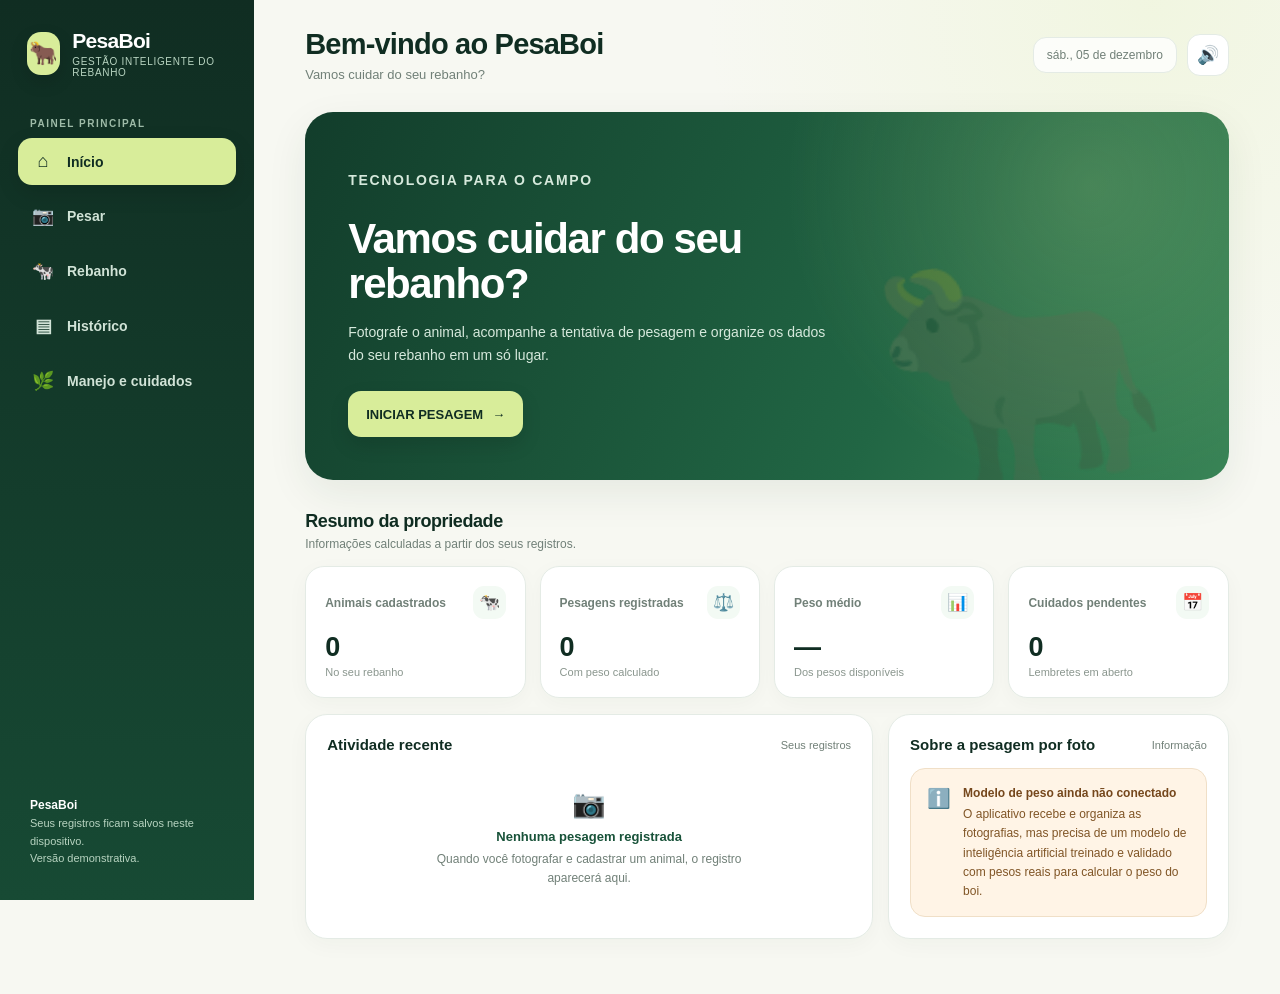
<file: index.html>
<!DOCTYPE html>
<html lang="pt-BR">
<head>
  <meta charset="UTF-8">
  <meta name="viewport" content="width=device-width, initial-scale=1.0">
  <meta name="theme-color" content="#123d2b">
  <title>PesaBoi | Gestão inteligente do rebanho</title>

  <style>
    :root {
      --green-950: #102d22;
      --green-900: #123d2b;
      --green-800: #185239;
      --green-700: #236b48;
      --green-600: #31875b;
      --green-500: #45a66e;
      --green-100: #e5f3e9;
      --green-50: #f3faf4;
      --lime: #d8ed9a;
      --cream: #f7f8f2;
      --white: #ffffff;
      --ink: #20352a;
      --muted: #718078;
      --line: #e4ebe5;
      --orange: #bd7433;
      --orange-bg: #fff4e6;
      --red: #b94b43;
      --red-bg: #fff0ee;
      --shadow: 0 14px 40px rgba(23, 62, 42, .08);
      --radius: 22px;
    }

    * {
      box-sizing: border-box;
    }

    html {
      scroll-behavior: smooth;
    }

    body {
      margin: 0;
      min-height: 100vh;
      background:
        radial-gradient(circle at 90% 0%, rgba(216,237,154,.20), transparent 28rem),
        var(--cream);
      color: var(--ink);
      font-family: Inter, "Segoe UI", Arial, sans-serif;
    }

    button, input, select, textarea {
      font: inherit;
    }

    button {
      cursor: pointer;
    }

    button:focus-visible,
    input:focus-visible,
    select:focus-visible,
    textarea:focus-visible {
      outline: 3px solid rgba(69,166,110,.35);
      outline-offset: 3px;
    }

    .app-shell {
      display: flex;
      min-height: 100vh;
    }

    .sidebar {
      width: 254px;
      flex: 0 0 254px;
      min-height: 100vh;
      padding: 27px 18px;
      background: linear-gradient(180deg, var(--green-950), #174a34);
      color: white;
      display: flex;
      flex-direction: column;
      position: sticky;
      top: 0;
      height: 100vh;
      z-index: 10;
    }

    .brand {
      display: flex;
      align-items: center;
      gap: 12px;
      padding: 2px 9px 28px;
    }

    .brand-mark {
      width: 43px;
      height: 43px;
      border-radius: 14px;
      display: grid;
      place-items: center;
      color: var(--green-950);
      background: var(--lime);
      font-size: 23px;
      box-shadow: 0 7px 18px rgba(0,0,0,.13);
    }

    .brand-name {
      font-size: 21px;
      font-weight: 850;
      letter-spacing: -.7px;
    }

    .brand-subtitle {
      margin-top: 3px;
      color: #b8d4c1;
      font-size: 10px;
      letter-spacing: .7px;
      text-transform: uppercase;
    }

    .nav-caption {
      padding: 12px 12px 9px;
      color: #9ebba8;
      font-size: 10px;
      font-weight: 800;
      letter-spacing: 1.5px;
      text-transform: uppercase;
    }

    .nav-list {
      display: grid;
      gap: 7px;
    }

    .nav-button {
      width: 100%;
      display: flex;
      align-items: center;
      gap: 13px;
      padding: 13px 14px;
      border: 0;
      border-radius: 14px;
      color: #d1e3d7;
      background: transparent;
      text-align: left;
      font-size: 14px;
      font-weight: 650;
      transition: background .2s, transform .2s, color .2s;
    }

    .nav-button:hover {
      background: rgba(255,255,255,.09);
      transform: translateX(2px);
    }

    .nav-button.active {
      color: var(--green-950);
      background: var(--lime);
      box-shadow: 0 8px 22px rgba(0,0,0,.12);
    }

    .nav-icon {
      width: 22px;
      text-align: center;
      font-size: 18px;
    }

    .sidebar-bottom {
      margin-top: auto;
      padding: 17px 12px 5px;
      color: #b8d4c1;
      font-size: 11px;
      line-height: 1.6;
    }

    .sidebar-bottom strong {
      display: block;
      color: white;
      font-size: 12px;
    }

    .main-area {
      min-width: 0;
      flex: 1;
      padding: 28px clamp(18px, 4vw, 55px) 55px;
    }

    .topbar {
      min-height: 54px;
      display: flex;
      align-items: center;
      justify-content: space-between;
      gap: 15px;
      margin-bottom: 30px;
    }

    .page-heading {
      margin: 0;
      color: var(--green-950);
      font-size: clamp(22px, 3vw, 29px);
      font-weight: 850;
      letter-spacing: -.8px;
    }

    .page-description {
      margin: 6px 0 0;
      color: var(--muted);
      font-size: 13px;
    }

    .topbar-actions {
      display: flex;
      align-items: center;
      gap: 10px;
    }

    .date-chip {
      padding: 10px 13px;
      border: 1px solid var(--line);
      border-radius: 13px;
      color: var(--muted);
      background: rgba(255,255,255,.8);
      font-size: 12px;
      white-space: nowrap;
    }

    .icon-button {
      width: 42px;
      height: 42px;
      border: 1px solid var(--line);
      border-radius: 13px;
      background: white;
      color: var(--green-800);
      font-size: 18px;
    }

    .view {
      display: none;
      animation: pageIn .35s ease both;
    }

    .view.active {
      display: block;
    }

    @keyframes pageIn {
      from { opacity: 0; transform: translateY(9px); }
      to { opacity: 1; transform: translateY(0); }
    }

    .hero {
      min-height: 258px;
      overflow: hidden;
      position: relative;
      display: flex;
      align-items: center;
      padding: clamp(25px, 4vw, 43px);
      border-radius: 28px;
      color: white;
      background:
        radial-gradient(circle at 85% 20%, rgba(216,237,154,.18), transparent 19rem),
        linear-gradient(115deg, #123d2b 0%, #216644 65%, #398456 100%);
      box-shadow: var(--shadow);
    }

    .hero::after {
      content: "🐂";
      position: absolute;
      right: 7%;
      bottom: -27px;
      opacity: .16;
      font-size: clamp(120px, 20vw, 230px);
      transform: rotate(-8deg);
      pointer-events: none;
    }

    .hero-content {
      position: relative;
      z-index: 1;
      max-width: 590px;
    }

    .eyebrow {
      margin: 0 0 13px;
      color: var(--lime);
      font-size: 11px;
      font-weight: 850;
      letter-spacing: 1.7px;
      text-transform: uppercase;
    }

    .hero h2 {
      max-width: 530px;
      margin: 0;
      font-size: clamp(28px, 4vw, 42px);
      line-height: 1.08;
      letter-spacing: -1.4px;
    }

    .hero p {
      max-width: 490px;
      margin: 14px 0 23px;
      color: #d6e9dc;
      font-size: 14px;
      line-height: 1.7;
    }

    .primary-button,
    .secondary-button,
    .soft-button,
    .danger-button {
      min-height: 46px;
      display: inline-flex;
      align-items: center;
      justify-content: center;
      gap: 9px;
      padding: 0 18px;
      border: 0;
      border-radius: 13px;
      font-size: 13px;
      font-weight: 800;
      transition: transform .2s, box-shadow .2s, background .2s;
    }

    .primary-button {
      color: var(--green-950);
      background: var(--lime);
      box-shadow: 0 8px 20px rgba(0,0,0,.12);
    }

    .primary-button:hover,
    .secondary-button:hover,
    .soft-button:hover,
    .danger-button:hover {
      transform: translateY(-2px);
    }

    .secondary-button {
      color: white;
      background: var(--green-800);
    }

    .soft-button {
      color: var(--green-800);
      background: var(--green-100);
    }

    .danger-button {
      color: var(--red);
      background: var(--red-bg);
    }

    .button-full {
      width: 100%;
    }

    .button-row {
      display: flex;
      align-items: center;
      flex-wrap: wrap;
      gap: 10px;
    }

    .section-heading {
      display: flex;
      justify-content: space-between;
      align-items: end;
      gap: 12px;
      margin: 31px 0 15px;
    }

    .section-heading h3 {
      margin: 0;
      color: var(--green-950);
      font-size: 18px;
      letter-spacing: -.4px;
    }

    .section-heading p {
      margin: 5px 0 0;
      color: var(--muted);
      font-size: 12px;
    }

    .metrics-grid {
      display: grid;
      grid-template-columns: repeat(4, minmax(0, 1fr));
      gap: 14px;
    }

    .metric-card {
      min-height: 125px;
      padding: 19px;
      border: 1px solid var(--line);
      border-radius: 19px;
      background: white;
      box-shadow: 0 6px 22px rgba(23,62,42,.035);
      transition: transform .25s, box-shadow .25s;
    }

    .metric-card:hover {
      transform: translateY(-4px);
      box-shadow: var(--shadow);
    }

    .metric-top {
      display: flex;
      justify-content: space-between;
      align-items: center;
      color: var(--muted);
      font-size: 12px;
      font-weight: 650;
    }

    .metric-icon {
      width: 33px;
      height: 33px;
      display: grid;
      place-items: center;
      border-radius: 11px;
      background: var(--green-50);
      color: var(--green-700);
      font-size: 17px;
    }

    .metric-value {
      margin-top: 13px;
      color: var(--green-950);
      font-size: 27px;
      font-weight: 850;
      letter-spacing: -.8px;
    }

    .metric-note {
      margin-top: 3px;
      color: #8a968e;
      font-size: 11px;
    }

    .dashboard-grid {
      display: grid;
      grid-template-columns: 1.25fr .75fr;
      gap: 15px;
      margin-top: 16px;
    }

    .panel {
      min-width: 0;
      padding: 21px;
      border: 1px solid var(--line);
      border-radius: var(--radius);
      background: white;
      box-shadow: 0 6px 22px rgba(23,62,42,.035);
    }

    .panel-title {
      display: flex;
      align-items: center;
      justify-content: space-between;
      gap: 12px;
      margin-bottom: 15px;
    }

    .panel-title h3 {
      margin: 0;
      color: var(--green-950);
      font-size: 15px;
    }

    .panel-title span {
      color: var(--muted);
      font-size: 11px;
    }

    .empty-state {
      min-height: 125px;
      display: flex;
      flex-direction: column;
      align-items: center;
      justify-content: center;
      padding: 20px;
      color: var(--muted);
      text-align: center;
    }

    .empty-state .empty-icon {
      margin-bottom: 9px;
      font-size: 27px;
    }

    .empty-state strong {
      color: var(--green-800);
      font-size: 13px;
    }

    .empty-state p {
      max-width: 330px;
      margin: 6px 0 0;
      font-size: 12px;
      line-height: 1.55;
    }

    .notice {
      display: flex;
      align-items: flex-start;
      gap: 12px;
      padding: 15px 16px;
      border: 1px solid #f0dfc7;
      border-radius: 15px;
      color: #805526;
      background: var(--orange-bg);
      font-size: 12px;
      line-height: 1.6;
    }

    .notice strong {
      display: block;
      margin-bottom: 2px;
      color: #75471c;
    }

    .notice-icon {
      font-size: 19px;
    }

    .subtle-text {
      color: var(--muted);
      font-size: 12px;
      line-height: 1.65;
    }

    .step-label {
      display: inline-flex;
      align-items: center;
      gap: 7px;
      margin-bottom: 10px;
      color: var(--green-700);
      font-size: 11px;
      font-weight: 850;
      letter-spacing: 1px;
      text-transform: uppercase;
    }

    .step-dot {
      width: 8px;
      height: 8px;
      border-radius: 50%;
      background: var(--green-500);
      box-shadow: 0 0 0 4px var(--green-100);
    }

    .weigh-intro {
      max-width: 760px;
      margin-bottom: 20px;
    }

    .weigh-intro h2 {
      margin: 0 0 8px;
      color: var(--green-950);
      font-size: clamp(24px, 3vw, 32px);
      letter-spacing: -.9px;
    }

    .weigh-intro p {
      margin: 0;
      color: var(--muted);
      font-size: 13px;
      line-height: 1.7;
    }

    .weigh-layout {
      display: grid;
      grid-template-columns: minmax(0, 1.15fr) minmax(270px, .85fr);
      gap: 17px;
      align-items: start;
    }

    .camera-card {
      padding: 19px;
      border: 1px solid var(--line);
      border-radius: 23px;
      background: white;
      box-shadow: var(--shadow);
    }

    .camera-stage {
      min-height: 315px;
      overflow: hidden;
      position: relative;
      display: grid;
      place-items: center;
      border-radius: 17px;
      background:
        radial-gradient(circle at center, #426a50 0, #213f30 58%, #142b20 100%);
    }

    .camera-placeholder {
      max-width: 330px;
      padding: 25px;
      color: white;
      text-align: center;
    }

    .camera-placeholder .camera-emoji {
      display: block;
      margin-bottom: 10px;
      font-size: 59px;
      animation: gentleFloat 3s ease-in-out infinite;
    }

    @keyframes gentleFloat {
      0%, 100% { transform: translateY(0); }
      50% { transform: translateY(-7px); }
    }

    .camera-placeholder strong {
      display: block;
      font-size: 16px;
    }

    .camera-placeholder p {
      margin: 8px 0 0;
      color: #d5e4d9;
      font-size: 12px;
      line-height: 1.6;
    }

    #cameraVideo,
    #photoPreview {
      width: 100%;
      height: 100%;
      min-height: 315px;
      max-height: 490px;
      object-fit: contain;
      background: #101c15;
    }

    #cameraVideo {
      position: absolute;
      inset: 0;
    }

    .frame-guide {
      position: absolute;
      inset: 12% 9%;
      border: 2px dashed rgba(216,237,154,.85);
      border-radius: 18px;
      pointer-events: none;
      box-shadow: 0 0 0 999px rgba(0,0,0,.08);
    }

    .frame-guide::before {
      content: "Enquadre o animal inteiro";
      position: absolute;
      top: -30px;
      left: 50%;
      padding: 5px 10px;
      border-radius: 20px;
      color: var(--green-950);
      background: var(--lime);
      font-size: 10px;
      font-weight: 800;
      white-space: nowrap;
      transform: translateX(-50%);
    }

    .frame-corner {
      position: absolute;
      width: 22px;
      height: 22px;
      border-color: var(--lime);
      border-style: solid;
    }

    .frame-corner.tl { top: -2px; left: -2px; border-width: 4px 0 0 4px; border-radius: 8px 0 0; }
    .frame-corner.tr { top: -2px; right: -2px; border-width: 4px 4px 0 0; border-radius: 0 8px 0 0; }
    .frame-corner.bl { bottom: -2px; left: -2px; border-width: 0 0 4px 4px; border-radius: 0 0 0 8px; }
    .frame-corner.br { bottom: -2px; right: -2px; border-width: 0 4px 4px 0; border-radius: 0 0 8px; }

    .camera-toolbar {
      display: flex;
      flex-wrap: wrap;
      gap: 9px;
      margin-top: 14px;
    }

    .camera-toolbar button,
    .camera-toolbar label {
      flex: 1 1 145px;
    }

    .tips-card {
      padding: 21px;
      border: 1px solid var(--line);
      border-radius: 23px;
      background: white;
    }

    .tips-card h3 {
      margin: 0 0 15px;
      color: var(--green-950);
      font-size: 16px;
    }

    .tip-item {
      display: flex;
      align-items: flex-start;
      gap: 11px;
      padding: 12px 0;
      border-bottom: 1px solid #edf1ed;
    }

    .tip-item:last-child {
      border-bottom: 0;
    }

    .tip-number {
      width: 27px;
      height: 27px;
      flex: 0 0 27px;
      display: grid;
      place-items: center;
      border-radius: 9px;
      color: var(--green-800);
      background: var(--green-100);
      font-size: 12px;
      font-weight: 850;
    }

    .tip-item strong {
      display: block;
      margin-bottom: 3px;
      color: var(--green-900);
      font-size: 12px;
    }

    .tip-item p {
      margin: 0;
      color: var(--muted);
      font-size: 11px;
      line-height: 1.55;
    }

    .photo-ready {
      display: none;
      margin-top: 15px;
      padding: 14px;
      border-radius: 14px;
      color: var(--green-800);
      background: var(--green-50);
      font-size: 12px;
    }

    .photo-ready.visible {
      display: block;
      animation: pageIn .3s ease both;
    }

    .analysis-box {
      display: none;
      margin-top: 18px;
      padding: 22px;
      border: 1px solid var(--line);
      border-radius: 20px;
      background: white;
    }

    .analysis-box.visible {
      display: block;
      animation: pageIn .35s ease both;
    }

    .analysis-loading {
      display: none;
      align-items: center;
      gap: 12px;
      padding: 14px 0;
      color: var(--green-800);
      font-size: 13px;
      font-weight: 700;
    }

    .analysis-loading.visible {
      display: flex;
    }

    .spinner {
      width: 24px;
      height: 24px;
      border: 3px solid var(--green-100);
      border-top-color: var(--green-600);
      border-radius: 50%;
      animation: spin .8s linear infinite;
    }

    @keyframes spin {
      to { transform: rotate(360deg); }
    }

    .analysis-result {
      display: none;
    }

    .analysis-result.visible {
      display: block;
      animation: pageIn .35s ease both;
    }

    .weight-unavailable {
      display: flex;
      align-items: flex-start;
      gap: 15px;
      padding: 17px;
      border: 1px solid #f0dfc7;
      border-radius: 16px;
      background: var(--orange-bg);
    }

    .weight-unavailable .big-icon {
      font-size: 27px;
    }

    .weight-unavailable h3 {
      margin: 0 0 5px;
      color: #75471c;
      font-size: 16px;
    }

    .weight-unavailable p {
      margin: 0;
      color: #805526;
      font-size: 12px;
      line-height: 1.65;
    }

    .registration-box {
      display: none;
      margin-top: 18px;
      padding: 23px;
      border: 1px solid var(--line);
      border-radius: 21px;
      background: white;
      box-shadow: var(--shadow);
    }

    .registration-box.visible {
      display: block;
      animation: pageIn .4s ease both;
    }

    .registration-box h3 {
      margin: 0 0 7px;
      color: var(--green-950);
      font-size: 20px;
    }

    .registration-box > p {
      margin: 0 0 18px;
      color: var(--muted);
      font-size: 12px;
      line-height: 1.6;
    }

    .form-grid {
      display: grid;
      grid-template-columns: repeat(2, minmax(0,1fr));
      gap: 14px;
    }

    .field {
      display: grid;
      gap: 7px;
    }

    .field.full {
      grid-column: 1 / -1;
    }

    .field label {
      color: var(--green-900);
      font-size: 12px;
      font-weight: 750;
    }

    .field input,
    .field select,
    .field textarea,
    .search-input {
      width: 100%;
      min-height: 45px;
      padding: 11px 13px;
      border: 1px solid #dfe8e1;
      border-radius: 12px;
      color: var(--ink);
      background: #fbfdfb;
      font-size: 13px;
    }

    .field input::placeholder,
    .search-input::placeholder {
      color: #9aa69e;
    }

    .field small {
      color: #87948c;
      font-size: 10px;
      line-height: 1.5;
    }

    .registration-actions {
      display: flex;
      flex-wrap: wrap;
      gap: 10px;
      margin-top: 18px;
    }

    .toolbar {
      display: flex;
      align-items: center;
      justify-content: space-between;
      flex-wrap: wrap;
      gap: 12px;
      margin-bottom: 18px;
    }

    .search-wrap {
      width: min(100%, 350px);
    }

    .search-input {
      background: white;
    }

    .animal-grid {
      display: grid;
      grid-template-columns: repeat(3, minmax(0,1fr));
      gap: 15px;
    }

    .animal-card {
      overflow: hidden;
      border: 1px solid var(--line);
      border-radius: 19px;
      background: white;
      box-shadow: 0 6px 22px rgba(23,62,42,.035);
      transition: transform .2s, box-shadow .2s;
    }

    .animal-card:hover {
      transform: translateY(-3px);
      box-shadow: var(--shadow);
    }

    .animal-photo {
      height: 155px;
      display: grid;
      place-items: center;
      overflow: hidden;
      color: var(--green-700);
      background: linear-gradient(135deg, #e7f3e8, #d5e8d8);
      font-size: 42px;
    }

    .animal-photo img {
      width: 100%;
      height: 100%;
      object-fit: cover;
    }

    .animal-card-content {
      padding: 15px;
    }

    .animal-card h3 {
      overflow-wrap: anywhere;
      margin: 0 0 5px;
      color: var(--green-950);
      font-size: 15px;
    }

    .animal-meta {
      color: var(--muted);
      font-size: 11px;
      line-height: 1.65;
    }

    .animal-status {
      display: inline-flex;
      margin-top: 11px;
      padding: 6px 9px;
      border-radius: 20px;
      color: var(--orange);
      background: var(--orange-bg);
      font-size: 10px;
      font-weight: 800;
    }

    .animal-actions {
      display: flex;
      gap: 7px;
      margin-top: 12px;
    }

    .animal-actions button {
      min-height: 34px;
      flex: 1;
      padding: 0 8px;
      border: 0;
      border-radius: 9px;
      color: var(--green-800);
      background: var(--green-50);
      font-size: 11px;
      font-weight: 800;
    }

    .record-list {
      display: grid;
      gap: 10px;
    }

    .record-item {
      display: flex;
      align-items: center;
      gap: 13px;
      padding: 15px;
      border: 1px solid var(--line);
      border-radius: 15px;
      background: white;
    }

    .record-avatar {
      width: 43px;
      height: 43px;
      flex: 0 0 43px;
      display: grid;
      place-items: center;
      border-radius: 13px;
      background: var(--green-100);
      font-size: 20px;
    }

    .record-main {
      min-width: 0;
      flex: 1;
    }

    .record-main strong {
      display: block;
      color: var(--green-950);
      font-size: 13px;
    }

    .record-main span {
      display: block;
      margin-top: 4px;
      color: var(--muted);
      font-size: 11px;
    }

    .record-value {
      color: var(--orange);
      font-size: 11px;
      font-weight: 800;
      text-align: right;
    }

    .care-grid {
      display: grid;
      grid-template-columns: minmax(0,1fr) minmax(270px,.75fr);
      gap: 17px;
      align-items: start;
    }

    .reminder-list {
      display: grid;
      gap: 9px;
    }

    .reminder-item {
      display: flex;
      align-items: flex-start;
      gap: 11px;
      padding: 14px;
      border: 1px solid var(--line);
      border-radius: 14px;
      background: white;
    }

    .reminder-item input[type="checkbox"] {
      width: 17px;
      height: 17px;
      margin-top: 2px;
      accent-color: var(--green-600);
    }

    .reminder-item.done {
      opacity: .58;
    }

    .reminder-item.done strong {
      text-decoration: line-through;
    }

    .reminder-text {
      min-width: 0;
      flex: 1;
    }

    .reminder-text strong {
      display: block;
      color: var(--green-950);
      font-size: 12px;
    }

    .reminder-text span {
      display: block;
      margin-top: 4px;
      color: var(--muted);
      font-size: 10px;
    }

    .form-panel h3 {
      margin: 0 0 6px;
      color: var(--green-950);
      font-size: 17px;
    }

    .form-panel > p {
      margin: 0 0 16px;
      color: var(--muted);
      font-size: 11px;
      line-height: 1.6;
    }

    .form-panel .field {
      margin-bottom: 13px;
    }

    .small-footnote {
      margin-top: 15px;
      color: #87948c;
      font-size: 10px;
      line-height: 1.6;
    }

    .toast {
      position: fixed;
      right: 22px;
      bottom: 22px;
      z-index: 50;
      max-width: min(390px, calc(100vw - 30px));
      padding: 14px 17px;
      border: 1px solid rgba(255,255,255,.12);
      border-radius: 13px;
      color: white;
      background: var(--green-950);
      box-shadow: 0 15px 35px rgba(0,0,0,.2);
      font-size: 12px;
      line-height: 1.5;
      opacity: 0;
      pointer-events: none;
      transform: translateY(12px);
      transition: opacity .25s, transform .25s;
    }

    .toast.show {
      opacity: 1;
      transform: translateY(0);
    }

    .hidden {
      display: none !important;
    }

    .mobile-brand {
      display: none;
    }

    .bottom-nav {
      display: none;
    }

    @media (max-width: 1120px) {
      .metrics-grid {
        grid-template-columns: repeat(2, minmax(0,1fr));
      }

      .animal-grid {
        grid-template-columns: repeat(2, minmax(0,1fr));
      }
    }

    @media (max-width: 850px) {
      .sidebar {
        width: 220px;
        flex-basis: 220px;
      }

      .main-area {
        padding: 23px 20px 40px;
      }

      .weigh-layout,
      .care-grid {
        grid-template-columns: 1fr;
      }

      .dashboard-grid {
        grid-template-columns: 1fr;
      }
    }

    @media (max-width: 650px) {
      .app-shell {
        display: block;
      }

      .sidebar {
        display: none;
      }

      .main-area {
        padding: 19px 14px 100px;
      }

      .mobile-brand {
        display: flex;
        align-items: center;
        gap: 9px;
        margin-bottom: 19px;
      }

      .mobile-brand .brand-mark {
        width: 36px;
        height: 36px;
        border-radius: 11px;
        font-size: 19px;
      }

      .mobile-brand strong {
        color: var(--green-950);
        font-size: 17px;
      }

      .mobile-brand span {
        display: block;
        margin-top: 2px;
        color: var(--muted);
        font-size: 9px;
      }

      .topbar {
        margin-bottom: 20px;
      }

      .date-chip {
        display: none;
      }

      .hero {
        min-height: 265px;
        padding: 25px 21px;
        border-radius: 22px;
      }

      .hero::after {
        right: -5px;
        bottom: -15px;
        font-size: 125px;
      }

      .hero h2 {
        font-size: 29px;
      }

      .hero p {
        max-width: 290px;
        font-size: 12px;
      }

      .metrics-grid {
        gap: 9px;
      }

      .metric-card {
        min-height: 110px;
        padding: 13px;
        border-radius: 15px;
      }

      .metric-value {
        font-size: 23px;
      }

      .metric-top {
        font-size: 10px;
      }

      .section-heading {
        margin-top: 25px;
      }

      .panel {
        padding: 16px;
      }

      .camera-card {
        padding: 12px;
      }

      .camera-stage {
        min-height: 255px;
      }

      #cameraVideo,
      #photoPreview {
        min-height: 255px;
      }

      .form-grid {
        grid-template-columns: 1fr;
      }

      .field.full {
        grid-column: auto;
      }

      .animal-grid {
        grid-template-columns: 1fr;
      }

      .animal-photo {
        height: 190px;
      }

      .registration-box {
        padding: 17px;
      }

      .bottom-nav {
        position: fixed;
        z-index: 30;
        right: 10px;
        bottom: 10px;
        left: 10px;
        display: grid;
        grid-template-columns: repeat(5,1fr);
        gap: 3px;
        padding: 7px;
        border: 1px solid rgba(255,255,255,.7);
        border-radius: 19px;
        background: rgba(255,255,255,.94);
        box-shadow: 0 10px 35px rgba(20,55,36,.17);
        backdrop-filter: blur(15px);
      }

      .bottom-nav button {
        min-width: 0;
        min-height: 55px;
        display: flex;
        flex-direction: column;
        align-items: center;
        justify-content: center;
        gap: 3px;
        border: 0;
        border-radius: 13px;
        color: #7a8980;
        background: transparent;
        font-size: 9px;
        font-weight: 750;
      }

      .bottom-nav button span:first-child {
        font-size: 18px;
      }

      .bottom-nav button.active {
        color: var(--green-950);
        background: var(--green-100);
      }

      .toast {
        right: 14px;
        bottom: 85px;
      }
    }

    @media (prefers-reduced-motion: reduce) {
      *, *::before, *::after {
        scroll-behavior: auto !important;
        animation-duration: .01ms !important;
        animation-iteration-count: 1 !important;
        transition-duration: .01ms !important;
      }
    }
  </style>
</head>

<body>
  <div class="app-shell">

    <aside class="sidebar">
      <div class="brand">
        <div class="brand-mark">🐂</div>
        <div>
          <div class="brand-name">PesaBoi</div>
          <div class="brand-subtitle">Gestão inteligente do rebanho</div>
        </div>
      </div>

      <div class="nav-caption">Painel principal</div>
      <nav class="nav-list">
        <button class="nav-button active" data-view="inicio">
          <span class="nav-icon">⌂</span> Início
        </button>
        <button class="nav-button" data-view="pesar">
          <span class="nav-icon">📷</span> Pesar
        </button>
        <button class="nav-button" data-view="rebanho">
          <span class="nav-icon">🐄</span> Rebanho
        </button>
        <button class="nav-button" data-view="historico">
          <span class="nav-icon">▤</span> Histórico
        </button>
        <button class="nav-button" data-view="manejo">
          <span class="nav-icon">🌿</span> Manejo e cuidados
        </button>
      </nav>

      <div class="sidebar-bottom">
        <strong>PesaBoi</strong>
        Seus registros ficam salvos neste dispositivo.
        <br>Versão demonstrativa.
      </div>
    </aside>

    <main class="main-area">
      <div class="mobile-brand">
        <div class="brand-mark">🐂</div>
        <div>
          <strong>PesaBoi</strong>
          <span>Gestão inteligente do rebanho</span>
        </div>
      </div>

      <header class="topbar">
        <div>
          <h1 class="page-heading" id="pageTitle">Bem-vindo ao PesaBoi</h1>
          <p class="page-description" id="pageDescription">
            Vamos cuidar do seu rebanho?
          </p>
        </div>
        <div class="topbar-actions">
          <div class="date-chip" id="todayLabel"></div>
          <button class="icon-button" id="voiceButton" title="Ouvir instruções" aria-label="Ouvir instruções">🔊</button>
        </div>
      </header>

      <!-- INÍCIO -->
      <section class="view active" id="view-inicio">
        <div class="hero">
          <div class="hero-content">
            <p class="eyebrow">Tecnologia para o campo</p>
            <h2>Vamos cuidar do seu rebanho?</h2>
            <p>
              Fotografe o animal, acompanhe a tentativa de pesagem e
              organize os dados do seu rebanho em um só lugar.
            </p>
            <button class="primary-button" data-go="pesar">
              INICIAR PESAGEM <span>→</span>
            </button>
          </div>
        </div>

        <div class="section-heading">
          <div>
            <h3>Resumo da propriedade</h3>
            <p>Informações calculadas a partir dos seus registros.</p>
          </div>
        </div>

        <div class="metrics-grid">
          <div class="metric-card">
            <div class="metric-top">
              Animais cadastrados
              <span class="metric-icon">🐄</span>
            </div>
            <div class="metric-value" id="metricAnimals">0</div>
            <div class="metric-note">No seu rebanho</div>
          </div>

          <div class="metric-card">
            <div class="metric-top">
              Pesagens registradas
              <span class="metric-icon">⚖️</span>
            </div>
            <div class="metric-value" id="metricWeighings">0</div>
            <div class="metric-note">Com peso calculado</div>
          </div>

          <div class="metric-card">
            <div class="metric-top">
              Peso médio
              <span class="metric-icon">📊</span>
            </div>
            <div class="metric-value" id="metricAverage">—</div>
            <div class="metric-note">Dos pesos disponíveis</div>
          </div>

          <div class="metric-card">
            <div class="metric-top">
              Cuidados pendentes
              <span class="metric-icon">📅</span>
            </div>
            <div class="metric-value" id="metricReminders">0</div>
            <div class="metric-note">Lembretes em aberto</div>
          </div>
        </div>

        <div class="dashboard-grid">
          <div class="panel">
            <div class="panel-title">
              <h3>Atividade recente</h3>
              <span>Seus registros</span>
            </div>
            <div id="recentActivity"></div>
          </div>

          <div class="panel">
            <div class="panel-title">
              <h3>Sobre a pesagem por foto</h3>
              <span>Informação</span>
            </div>
            <div class="notice">
              <span class="notice-icon">ℹ️</span>
              <div>
                <strong>Modelo de peso ainda não conectado</strong>
                O aplicativo recebe e organiza as fotografias, mas precisa
                de um modelo de inteligência artificial treinado e validado
                com pesos reais para calcular o peso do boi.
              </div>
            </div>
          </div>
        </div>
      </section>

      <!-- PESAR -->
      <section class="view" id="view-pesar">
        <div class="weigh-intro">
          <div class="step-label"><span class="step-dot"></span> Etapa 1 — Fotografia e pesagem</div>
          <h2>Vamos pesar seu boi?</h2>
          <p>
            Primeiro, fotografe o animal. Depois da tentativa de análise,
            você poderá fazer o cadastro. Não precisa medir o peito nem o
            comprimento do boi.
          </p>
        </div>

        <div class="weigh-layout">
          <div class="camera-card">
            <div class="camera-stage" id="cameraStage">
              <div class="camera-placeholder" id="cameraPlaceholder">
                <span class="camera-emoji">🐂</span>
                <strong>Prepare a fotografia do animal</strong>
                <p>
                  Procure um local iluminado e deixe o boi inteiro dentro
                  da imagem, incluindo cabeça, corpo, patas e cauda.
                </p>
              </div>

              <video id="cameraVideo" class="hidden" autoplay playsinline muted></video>

              <img id="photoPreview" class="hidden" alt="Fotografia do animal">

              <div class="frame-guide hidden" id="frameGuide" aria-hidden="true">
                <span class="frame-corner tl"></span>
                <span class="frame-corner tr"></span>
                <span class="frame-corner bl"></span>
                <span class="frame-corner br"></span>
              </div>
            </div>

            <div class="camera-toolbar">
              <button class="secondary-button" id="startCameraButton">
                📷 Abrir câmera
              </button>

              <button class="primary-button hidden" id="captureButton">
                ● Tirar foto
              </button>

              <label class="soft-button" for="photoFileInput">
                🖼️ Escolher foto
              </label>
              <input
                id="photoFileInput"
                class="hidden"
                type="file"
                accept="image/*"
                capture="environment"
              >

              <button class="soft-button hidden" id="retakeButton">
                ↻ Tirar outra
              </button>
            </div>

            <div class="photo-ready" id="photoReady">
              <strong>✓ Fotografia recebida.</strong>
              <div>Confira se o animal aparece inteiro antes de continuar.</div>
            </div>

            <div class="button-row" style="margin-top:14px">
              <button class="primary-button button-full hidden" id="analyzeButton">
                Conferir fotografia e continuar →
              </button>
            </div>

            <div class="analysis-loading" id="analysisLoading">
              <span class="spinner"></span>
              <span>Conferindo o arquivo da fotografia...</span>
            </div>

            <div class="analysis-box" id="analysisBox">
              <div class="step-label"><span class="step-dot"></span> Etapa 2 — Resultado da tentativa</div>

              <div class="analysis-result" id="analysisResult">
                <div class="weight-unavailable">
                  <span class="big-icon">⚖️</span>
                  <div>
                    <h3>Peso ainda não calculado</h3>
                    <p>
                      A fotografia foi recebida, mas o modelo de inteligência
                      artificial necessário para estimar o peso ainda não
                      está conectado. Por isso, não vamos mostrar um número
                      inventado.
                    </p>
                  </div>
                </div>

                <p class="subtle-text" style="margin:14px 0">
                  Você pode continuar e cadastrar o animal. A fotografia
                  ficará associada ao registro para uma futura análise com
                  um modelo de pesagem validado.
                </p>

                <button class="primary-button button-full" id="openRegistrationButton">
                  Continuar para o cadastro do animal →
                </button>
              </div>
            </div>
          </div>

          <aside class="tips-card">
            <h3>Como tirar uma boa foto</h3>

            <div class="tip-item">
              <span class="tip-number">1</span>
              <div>
                <strong>Mostre o animal inteiro</strong>
                <p>Não corte a cabeça, a cauda ou as patas na fotografia.</p>
              </div>
            </div>

            <div class="tip-item">
              <span class="tip-number">2</span>
              <div>
                <strong>Fotografe de lado</strong>
                <p>Procure deixar o corpo do boi visível de perfil.</p>
              </div>
            </div>

            <div class="tip-item">
              <span class="tip-number">3</span>
              <div>
                <strong>Escolha um local iluminado</strong>
                <p>Evite fotos escuras, tremidas ou com muita sombra.</p>
              </div>
            </div>

            <div class="tip-item">
              <span class="tip-number">4</span>
              <div>
                <strong>Deixe o boi em pé</strong>
                <p>Quando possível, fotografe o animal parado em terreno plano.</p>
              </div>
            </div>

            <div class="notice" style="margin-top:15px">
              <span class="notice-icon">💡</span>
              <div>
                <strong>Você não precisa medir o boi</strong>
                O PesaBoi não solicita medidas manuais do corpo nesta etapa.
              </div>
            </div>
          </aside>
        </div>

        <!-- CADASTRO: SÓ APARECE DEPOIS DA TENTATIVA DE PESAGEM -->
        <div class="registration-box" id="registrationBox">
          <div class="step-label"><span class="step-dot"></span> Etapa 3 — Cadastro depois da pesagem</div>
          <h3>Agora vamos cadastrar o animal</h3>
          <p>
            A pesagem por fotografia já foi iniciada. Preencha os dados que
            souber. Raça e porte são opcionais. Não é necessário informar
            medidas do corpo.
          </p>

          <form id="animalForm">
            <div class="form-grid">
              <div class="field">
                <label for="animalName">Nome do animal</label>
                <input id="animalName" name="animalName" maxlength="50" placeholder="Ex.: Estrela">
              </div>

              <div class="field">
                <label for="animalTag">Número ou brinco de identificação</label>
                <input id="animalTag" name="animalTag" maxlength="35" placeholder="Ex.: 025">
              </div>

              <div class="field">
                <label for="animalBreed">Raça (opcional)</label>
                <select id="animalBreed" name="animalBreed">
                  <option value="">Não sei informar</option>
                  <option>Nelore</option>
                  <option>Angus</option>
                  <option>Hereford</option>
                  <option>Gir</option>
                  <option>Girolando</option>
                  <option>Holandês</option>
                  <option>Jersey</option>
                  <option>Brahman</option>
                  <option>Guzerá</option>
                  <option>Tabapuã</option>
                  <option>Senepol</option>
                  <option>Cruzamento</option>
                  <option>Outra</option>
                </select>
              </div>

              <div class="field">
                <label for="animalSize">Porte (opcional)</label>
                <select id="animalSize" name="animalSize">
                  <option value="">Não sei informar</option>
                  <option>Pequeno</option>
                  <option>Médio</option>
                  <option>Grande</option>
                </select>
              </div>

              <div class="field">
                <label for="animalSex">Sexo (opcional)</label>
                <select id="animalSex" name="animalSex">
                  <option value="">Não informado</option>
                  <option value="Macho">Macho</option>
                  <option value="Fêmea">Fêmea</option>
                </select>
              </div>

              <div class="field">
                <label for="animalCategory">Categoria (opcional)</label>
                <select id="animalCategory" name="animalCategory">
                  <option value="">Não informada</option>
                  <option>Bezerro(a)</option>
                  <option>Novilho(a)</option>
                  <option>Garrote</option>
                  <option>Novilha</option>
                  <option>Vaca</option>
                  <option>Reprodutor</option>
                  <option>Outro</option>
                </select>
              </div>

              <div class="field full">
                <label for="animalNotes">Observações (opcional)</label>
                <input id="animalNotes" name="animalNotes" maxlength="180" placeholder="Alguma informação importante sobre o animal">
              </div>
            </div>

            <div class="notice" style="margin-top:17px">
              <span class="notice-icon">📷</span>
              <div>
                <strong>Fotografia vinculada ao cadastro</strong>
                A imagem desta pesagem será guardada junto com o animal.
                O peso ficará marcado como não calculado enquanto o modelo
                de análise não estiver disponível.
              </div>
            </div>

            <div class="registration-actions">
              <button class="primary-button" type="submit">
                Salvar cadastro e registro →
              </button>
              <button class="soft-button" type="button" id="cancelRegistrationButton">
                Voltar para a foto
              </button>
            </div>
          </form>
        </div>
      </section>

      <!-- REBANHO -->
      <section class="view" id="view-rebanho">
        <div class="section-heading" style="margin-top:0">
          <div>
            <h3>Meu rebanho</h3>
            <p>Animais cadastrados depois da etapa de pesagem.</p>
          </div>
          <button class="soft-button" data-go="pesar">＋ Cadastrar animal</button>
        </div>

        <div class="toolbar">
          <div class="search-wrap">
            <input class="search-input" id="herdSearch" placeholder="Buscar por nome ou identificação...">
          </div>
          <button class="soft-button" id="exportJsonButton">↓ Baixar backup</button>
        </div>

        <div class="animal-grid" id="animalGrid"></div>
      </section>

      <!-- HISTÓRICO -->
      <section class="view" id="view-historico">
        <div class="section-heading" style="margin-top:0">
          <div>
            <h3>Histórico de pesagens</h3>
            <p>Consulte as fotografias e os resultados registrados.</p>
          </div>
          <button class="soft-button" id="exportCsvButton">↓ Baixar relatório</button>
        </div>

        <div class="notice" style="margin-bottom:17px">
          <span class="notice-icon">ℹ️</span>
          <div>
            <strong>Transparência dos resultados</strong>
            Os registros sem peso calculado aparecem como pendentes.
            Um valor em quilos só será exibido quando houver uma análise
            feita por um modelo adequado.
          </div>
        </div>

        <div class="record-list" id="historyList"></div>
      </section>

      <!-- MANEJO -->
      <section class="view" id="view-manejo">
        <div class="section-heading" style="margin-top:0">
          <div>
            <h3>Manejo e cuidados</h3>
            <p>Organize tarefas e lembretes da propriedade.</p>
          </div>
        </div>

        <div class="care-grid">
          <div class="panel">
            <div class="panel-title">
              <h3>Seus lembretes</h3>
              <span id="reminderCountLabel">0 pendentes</span>
            </div>
            <div class="reminder-list" id="reminderList"></div>
          </div>

          <div class="panel form-panel">
            <h3>Novo lembrete</h3>
            <p>
              Registre tarefas de manejo, vacinação, vermifugação,
              alimentação ou acompanhamento veterinário.
            </p>

            <form id="reminderForm">
              <div class="field">
                <label for="reminderTitle">O que precisa ser feito?</label>
                <input id="reminderTitle" required maxlength="90" placeholder="Ex.: Agendar visita do veterinário">
              </div>

              <div class="field">
                <label for="reminderDate">Data</label>
                <input id="reminderDate" type="date" required>
              </div>

              <div class="field">
                <label for="reminderAnimal">Animal (opcional)</label>
                <select id="reminderAnimal">
                  <option value="">Todo o rebanho</option>
                </select>
              </div>

              <div class="field">
                <label for="reminderType">Tipo de cuidado</label>
                <select id="reminderType">
                  <option>Manejo geral</option>
                  <option>Vacinação</option>
                  <option>Vermifugação</option>
                  <option>Alimentação</option>
                  <option>Consulta veterinária</option>
                  <option>Nova pesagem</option>
                  <option>Outro</option>
                </select>
              </div>

              <button class="primary-button button-full" type="submit">
                ＋ Salvar lembrete
              </button>
            </form>

            <div class="small-footnote">
              Os lembretes servem para organização. Vacinas, medicamentos
              e doses devem ser definidos com orientação de um médico-veterinário.
            </div>
          </div>
        </div>
      </section>
    </main>
  </div>

  <!-- MENU INFERIOR PARA CELULAR -->
  <nav class="bottom-nav" aria-label="Navegação principal">
    <button class="active" data-view="inicio"><span>⌂</span><span>Início</span></button>
    <button data-view="pesar"><span>📷</span><span>Pesar</span></button>
    <button data-view="rebanho"><span>🐄</span><span>Rebanho</span></button>
    <button data-view="historico"><span>▤</span><span>Histórico</span></button>
    <button data-view="manejo"><span>🌿</span><span>Manejo</span></button>
  </nav>

  <div class="toast" id="toast" role="status" aria-live="polite"></div>

  <script>
    "use strict";

    /*
      PesaBoi — protótipo em arquivo único.

      IMPORTANTE:
      Este arquivo não contém um modelo de inteligência artificial
      treinado para estimar peso bovino. Ele captura e organiza fotos,
      mas não calcula peso a partir de pixels. Não inventa resultados.
    */

    const STORAGE_KEY = "pesaboi_dados_v1";

    const pageInfo = {
      inicio: {
        title: "Bem-vindo ao PesaBoi",
        description: "Vamos cuidar do seu rebanho?"
      },
      pesar: {
        title: "Pesagem por fotografia",
        description: "Fotografe primeiro. O cadastro vem depois da tentativa de análise."
      },
      rebanho: {
        title: "Meu rebanho",
        description: "Consulte os animais cadastrados."
      },
      historico: {
        title: "Histórico",
        description: "Acompanhe os registros e as fotografias."
      },
      manejo: {
        title: "Manejo e cuidados",
        description: "Organize as tarefas da propriedade."
      }
    };

    let appData = loadData();
    let currentStream = null;
    let currentPhoto = "";
    let analysisReady = false;
    let toastTimer = null;

    const $ = (id) => document.getElementById(id);

    function loadData() {
      try {
        const saved = localStorage.getItem(STORAGE_KEY);
        if (!saved) {
          return { animals: [], weighings: [], reminders: [] };
        }

        const parsed = JSON.parse(saved);

        return {
          animals: Array.isArray(parsed.animals) ? parsed.animals : [],
          weighings: Array.isArray(parsed.weighings) ? parsed.weighings : [],
          reminders: Array.isArray(parsed.reminders) ? parsed.reminders : []
        };
      } catch (error) {
        console.error("Não foi possível ler os dados locais:", error);
        return { animals: [], weighings: [], reminders: [] };
      }
    }

    function saveData() {
      try {
        localStorage.setItem(STORAGE_KEY, JSON.stringify(appData));
        return true;
      } catch (error) {
        console.error("Não foi possível salvar os dados:", error);
        showToast("O armazenamento está cheio. Tente usar uma foto menor ou baixar um backup.");
        return false;
      }
    }

    function escapeHtml(value) {
      return String(value ?? "").replace(/[&<>"']/g, (character) => ({
        "&": "&amp;",
        "<": "&lt;",
        ">": "&gt;",
        '"': "&quot;",
        "'": "&#039;"
      })[character]);
    }

    function formatDate(dateValue) {
      if (!dateValue) return "Data não informada";
      const date = new Date(dateValue);
      if (Number.isNaN(date.getTime())) return "Data não informada";
      return date.toLocaleDateString("pt-BR");
    }

    function formatDateTime(dateValue) {
      if (!dateValue) return "Data não informada";
      const date = new Date(dateValue);
      if (Number.isNaN(date.getTime())) return "Data não informada";
      return date.toLocaleString("pt-BR", {
        day: "2-digit",
        month: "2-digit",
        year: "numeric",
        hour: "2-digit",
        minute: "2-digit"
      });
    }

    function makeId(prefix) {
      return prefix + "_" + Date.now().toString(36) + "_" +
        Math.random().toString(36).slice(2, 8);
    }

    function showToast(message) {
      const toast = $("toast");
      toast.textContent = message;
      toast.classList.add("show");

      clearTimeout(toastTimer);
      toastTimer = setTimeout(() => {
        toast.classList.remove("show");
      }, 3600);
    }

    function showView(viewName) {
      if (!pageInfo[viewName]) return;

      stopCamera();

      document.querySelectorAll(".view").forEach((view) => {
        view.classList.toggle("active", view.id === "view-" + viewName);
      });

      document.querySelectorAll("[data-view]").forEach((button) => {
        button.classList.toggle("active", button.dataset.view === viewName);
      });

      $("pageTitle").textContent = pageInfo[viewName].title;
      $("pageDescription").textContent = pageInfo[viewName].description;

      if (viewName === "inicio") renderDashboard();
      if (viewName === "rebanho") renderAnimals();
      if (viewName === "historico") renderHistory();
      if (viewName === "manejo") renderReminders();

      window.scrollTo({ top: 0, behavior: "smooth" });
    }

    document.querySelectorAll("[data-view]").forEach((button) => {
      button.addEventListener("click", () => showView(button.dataset.view));
    });

    document.querySelectorAll("[data-go]").forEach((button) => {
      button.addEventListener("click", () => showView(button.dataset.go));
    });

    $("todayLabel").textContent = new Date().toLocaleDateString("pt-BR", {
      weekday: "short",
      day: "2-digit",
      month: "long"
    });

    // --------------------------
    // CÂMERA E FOTOGRAFIA
    // --------------------------

    async function startCamera() {
      if (!navigator.mediaDevices || !navigator.mediaDevices.getUserMedia) {
        showToast("A câmera não está disponível neste navegador. Escolha uma foto do dispositivo.");
        $("photoFileInput").click();
        return;
      }

      stopCamera();

      try {
        currentStream = await navigator.mediaDevices.getUserMedia({
          video: {
            facingMode: { ideal: "environment" },
            width: { ideal: 1280 },
            height: { ideal: 900 }
          },
          audio: false
        });

        const video = $("cameraVideo");
        video.srcObject = currentStream;
        video.classList.remove("hidden");
        $("cameraPlaceholder").classList.add("hidden");
        $("photoPreview").classList.add("hidden");
        $("frameGuide").classList.remove("hidden");
        $("captureButton").classList.remove("hidden");
        $("startCameraButton").classList.add("hidden");
        $("retakeButton").classList.add("hidden");
        $("photoReady").classList.remove("visible");
        $("analyzeButton").classList.add("hidden");
        $("analysisBox").classList.remove("visible");
        $("registrationBox").classList.remove("visible");

        currentPhoto = "";
        analysisReady = false;
      } catch (error) {
        console.error("Erro ao abrir câmera:", error);
        showToast("Não foi possível abrir a câmera. Confira a permissão ou escolha uma foto.");
      }
    }

    function stopCamera() {
      if (currentStream) {
        currentStream.getTracks().forEach((track) => track.stop());
        currentStream = null;
      }

      const video = $("cameraVideo");
      if (video) {
        video.pause();
        video.srcObject = null;
        video.classList.add("hidden");
      }

      if ($("captureButton")) {
        $("captureButton").classList.add("hidden");
      }
    }

    function canvasToPhoto(canvas) {
      return canvas.toDataURL("image/jpeg", 0.78);
    }

    function compressImageFile(file) {
      return new Promise((resolve, reject) => {
        if (!file || !file.type.startsWith("image/")) {
          reject(new Error("Selecione um arquivo de imagem."));
          return;
        }

        const imageUrl = URL.createObjectURL(file);
        const image = new Image();

        image.onload = () => {
          try {
            const maxSide = 1500;
            const scale = Math.min(1, maxSide / Math.max(image.width, image.height));
            const width = Math.max(1, Math.round(image.width * scale));
            const height = Math.max(1, Math.round(image.height * scale));

            const canvas = document.createElement("canvas");
            canvas.width = width;
            canvas.height = height;

            const context = canvas.getContext("2d");
            context.drawImage(image, 0, 0, width, height);

            const result = canvasToPhoto(canvas);
            URL.revokeObjectURL(imageUrl);
            resolve(result);
          } catch (error) {
            URL.revokeObjectURL(imageUrl);
            reject(error);
          }
        };

        image.onerror = () => {
          URL.revokeObjectURL(imageUrl);
          reject(new Error("Não foi possível abrir esta imagem."));
        };

        image.src = imageUrl;
      });
    }

    function showPhoto(photoData) {
      currentPhoto = photoData;
      analysisReady = false;

      stopCamera();

      $("cameraPlaceholder").classList.add("hidden");
      $("cameraVideo").classList.add("hidden");
      $("photoPreview").src = photoData;
      $("photoPreview").classList.remove("hidden");
      $("frameGuide").classList.add("hidden");

      $("startCameraButton").classList.add("hidden");
      $("captureButton").classList.add("hidden");
      $("retakeButton").classList.remove("hidden");
      $("photoReady").classList.add("visible");
      $("analyzeButton").classList.remove("hidden");

      $("analysisBox").classList.remove("visible");
      $("analysisLoading").classList.remove("visible");
      $("registrationBox").classList.remove("visible");
    }

    $("startCameraButton").addEventListener("click", startCamera);

    $("captureButton").addEventListener("click", () => {
      const video = $("cameraVideo");

      if (!currentStream || !video.videoWidth || !video.videoHeight) {
        showToast("A câmera ainda está iniciando. Tente novamente.");
        return;
      }

      const maxSide = 1500;
      const scale = Math.min(1, maxSide / Math.max(video.videoWidth, video.videoHeight));
      const canvas = document.createElement("canvas");

      canvas.width = Math.round(video.videoWidth * scale);
      canvas.height = Math.round(video.videoHeight * scale);

      const context = canvas.getContext("2d");
      context.drawImage(video, 0, 0, canvas.width, canvas.height);

      showPhoto(canvasToPhoto(canvas));
    });

    $("photoFileInput").addEventListener("change", async (event) => {
      const file = event.target.files && event.target.files[0];
      if (!file) return;

      try {
        const compressed = await compressImageFile(file);
        showPhoto(compressed);
        showToast("Fotografia carregada com sucesso.");
      } catch (error) {
        console.error(error);
        showToast(error.message || "Não foi possível carregar a fotografia.");
      }

      event.target.value = "";
    });

    $("retakeButton").addEventListener("click", () => {
      currentPhoto = "";
      analysisReady = false;

      $("photoPreview").classList.add("hidden");
      $("photoPreview").removeAttribute("src");
      $("cameraPlaceholder").classList.remove("hidden");
      $("frameGuide").classList.add("hidden");
      $("startCameraButton").classList.remove("hidden");
      $("retakeButton").classList.add("hidden");
      $("photoReady").classList.remove("visible");
      $("analyzeButton").classList.add("hidden");
      $("analysisBox").classList.remove("visible");
      $("analysisLoading").classList.remove("visible");
      $("registrationBox").classList.remove("visible");
    });

    // --------------------------
    // TENTATIVA DE ANÁLISE
    // --------------------------

    $("analyzeButton").addEventListener("click", () => {
      if (!currentPhoto) {
        showToast("Primeiro tire ou escolha uma fotografia.");
        return;
      }

      $("analyzeButton").classList.add("hidden");
      $("analysisBox").classList.add("visible");
      $("analysisResult").classList.remove("visible");
      $("analysisLoading").classList.add("visible");
      $("registrationBox").classList.remove("visible");

      /*
        Esta etapa apenas confirma que a imagem foi carregada.
        Ela NÃO estima o peso e NÃO executa inteligência artificial.
        O pequeno intervalo serve somente para a transição visual.
      */
      setTimeout(() => {
        $("analysisLoading").classList.remove("visible");
        $("analysisResult").classList.add("visible");
        analysisReady = true;

        $("analysisBox").scrollIntoView({
          behavior: "smooth",
          block: "center"
        });
      }, 900);
    });

    $("openRegistrationButton").addEventListener("click", () => {
      if (!analysisReady || !currentPhoto) {
        showToast("Primeiro faça a fotografia e a tentativa de análise.");
        return;
      }

      $("registrationBox").classList.add("visible");
      $("registrationBox").scrollIntoView({
        behavior: "smooth",
        block: "start"
      });

      $("animalName").focus();
    });

    $("cancelRegistrationButton").addEventListener("click", () => {
      $("registrationBox").classList.remove("visible");
      $("analysisBox").scrollIntoView({
        behavior: "smooth",
        block: "center"
      });
    });

    // --------------------------
    // SALVAR CADASTRO APÓS FOTO
    // --------------------------

    $("animalForm").addEventListener("submit", (event) => {
      event.preventDefault();

      if (!analysisReady || !currentPhoto) {
        showToast("A fotografia precisa ser recebida antes do cadastro.");
        return;
      }

      const name = $("animalName").value.trim();
      const tag = $("animalTag").value.trim();

      if (!name && !tag) {
        showToast("Informe o nome ou o número de identificação do animal.");
        $("animalName").focus();
        return;
      }

      const nextNumber = appData.animals.length + 1;
      const animal = {
        id: makeId("animal"),
        code: "PB-" + String(nextNumber).padStart(4, "0"),
        name: name || "Animal " + String(nextNumber).padStart(3, "0"),
        tag,
        breed: $("animalBreed").value,
        size: $("animalSize").value,
        sex: $("animalSex").value,
        category: $("animalCategory").value,
        notes: $("animalNotes").value.trim(),
        photo: currentPhoto,
        createdAt: new Date().toISOString()
      };

      const weighing = {
        id: makeId("weighing"),
        animalId: animal.id,
        date: new Date().toISOString(),
        weight: null,
        status: "pending_model",
        note: "Peso não calculado: modelo de análise não conectado."
      };

      appData.animals.unshift(animal);
      appData.weighings.unshift(weighing);

      if (!saveData()) {
        appData.animals.shift();
        appData.weighings.shift();
        return;
      }

      $("animalForm").reset();
      resetWeighingFlow();

      renderDashboard();
      showView("rebanho");
      showToast("Cadastro salvo! A fotografia ficou vinculada ao animal.");
    });

    function resetWeighingFlow() {
      stopCamera();

      currentPhoto = "";
      analysisReady = false;

      $("photoPreview").classList.add("hidden");
      $("photoPreview").removeAttribute("src");
      $("cameraPlaceholder").classList.remove("hidden");
      $("frameGuide").classList.add("hidden");

      $("startCameraButton").classList.remove("hidden");
      $("captureButton").classList.add("hidden");
      $("retakeButton").classList.add("hidden");
      $("photoReady").classList.remove("visible");
      $("analyzeButton").classList.add("hidden");

      $("analysisBox").classList.remove("visible");
      $("analysisLoading").classList.remove("visible");
      $("analysisResult").classList.remove("visible");
      $("registrationBox").classList.remove("visible");
    }

    // --------------------------
    // PAINEL INICIAL
    // --------------------------

    function getValidWeights() {
      return appData.weighings
        .filter((item) => Number.isFinite(Number(item.weight)) && item.weight !== null)
        .map((item) => Number(item.weight));
    }

    function renderDashboard() {
      const validWeights = getValidWeights();
      const average = validWeights.length
        ? validWeights.reduce((sum, value) => sum + value, 0) / validWeights.length
        : null;

      $("metricAnimals").textContent = appData.animals.length;
      $("metricWeighings").textContent = validWeights.length;
      $("metricAverage").textContent = average === null
        ? "—"
        : Math.round(average).toLocaleString("pt-BR") + " kg";

      $("metricReminders").textContent =
        appData.reminders.filter((item) => !item.done).length;

      const recent = appData.weighings.slice(0, 4);

      if (!recent.length) {
        $("recentActivity").innerHTML = `
          <div class="empty-state">
            <span class="empty-icon">📷</span>
            <strong>Nenhuma pesagem registrada</strong>
            <p>Quando você fotografar e cadastrar um animal, o registro aparecerá aqui.</p>
          </div>
        `;
        return;
      }

      $("recentActivity").innerHTML = `
        <div class="record-list">
          ${recent.map((item) => {
            const animal = appData.animals.find((entry) => entry.id === item.animalId);
            const label = animal ? animal.name : "Animal não encontrado";
            const hasWeight = Number.isFinite(Number(item.weight)) && item.weight !== null;

            return `
              <div class="record-item">
                <div class="record-avatar">🐂</div>
                <div class="record-main">
                  <strong>${escapeHtml(label)}</strong>
                  <span>${formatDateTime(item.date)}</span>
                </div>
                <div class="record-value">
                  ${hasWeight ? Number(item.weight).toLocaleString("pt-BR") + " kg" : "Aguardando modelo"}
                </div>
              </div>
            `;
          }).join("")}
        </div>
      `;
    }

    // --------------------------
    // REBANHO
    // --------------------------

    function renderAnimals(searchTerm = "") {
      const term = searchTerm.trim().toLocaleLowerCase("pt-BR");

      const animals = appData.animals.filter((animal) => {
        const searchable = [
          animal.name,
          animal.tag,
          animal.code,
          animal.breed
        ].join(" ").toLocaleLowerCase("pt-BR");

        return searchable.includes(term);
      });

      const grid = $("animalGrid");

      if (!animals.length) {
        grid.innerHTML = `
          <div class="panel" style="grid-column:1/-1">
            <div class="empty-state">
              <span class="empty-icon">🐄</span>
              <strong>${term ? "Nenhum animal encontrado" : "Seu rebanho ainda está vazio"}</strong>
              <p>
                ${term
                  ? "Experimente buscar por outro nome ou número."
                  : "Para cadastrar, inicie uma pesagem por fotografia. O cadastro aparecerá depois da tentativa de análise."}
              </p>
              ${term ? "" : '<button class="primary-button" data-go="pesar" style="margin-top:14px">Iniciar pesagem →</button>'}
            </div>
          </div>
        `;

        const goButton = grid.querySelector("[data-go]");
        if (goButton) {
          goButton.addEventListener("click", () => showView("pesar"));
        }
        return;
      }

      grid.innerHTML = animals.map((animal) => {
        const photo = animal.photo
          ? `<img src="${animal.photo}" alt="Foto de ${escapeHtml(animal.name)}">`
          : "🐂";

        const details = [
          animal.tag ? "Identificação: " + escapeHtml(animal.tag) : "",
          animal.breed ? "Raça: " + escapeHtml(animal.breed) : "",
          animal.sex ? "Sexo: " + escapeHtml(animal.sex) : "",
          animal.size ? "Porte: " + escapeHtml(animal.size) : ""
        ].filter(Boolean).join("<br>");

        return `
          <article class="animal-card">
            <div class="animal-photo">${photo}</div>
            <div class="animal-card-content">
              <h3>${escapeHtml(animal.name)}</h3>
              <div class="animal-meta">
                ${escapeHtml(animal.code)}<br>
                ${details || "Sem outros dados informados"}
              </div>
              <span class="animal-status">Peso ainda não calculado</span>
              <div class="animal-actions">
                <button type="button" data-reweigh="${animal.id}">Nova foto</button>
                <button type="button" data-delete-animal="${animal.id}">Excluir</button>
              </div>
            </div>
          </article>
        `;
      }).join("");

      grid.querySelectorAll("[data-reweigh]").forEach((button) => {
        button.addEventListener("click", () => {
          resetWeighingFlow();
          showView("pesar");
          showToast("Faça uma nova fotografia do animal. O novo registro será associado após o cadastro.");
        });
      });

      grid.querySelectorAll("[data-delete-animal]").forEach((button) => {
        button.addEventListener("click", () => deleteAnimal(button.dataset.deleteAnimal));
      });
    }

    $("herdSearch").addEventListener("input", (event) => {
      renderAnimals(event.target.value);
    });

    function deleteAnimal(animalId) {
      const animal = appData.animals.find((item) => item.id === animalId);
      if (!animal) return;

      const confirmed = confirm(
        "Deseja excluir " + animal.name + " e os registros de pesagem associados?"
      );

      if (!confirmed) return;

      const oldAnimals = appData.animals;
      const oldWeighings = appData.weighings;

      appData.animals = appData.animals.filter((item) => item.id !== animalId);
      appData.weighings = appData.weighings.filter((item) => item.animalId !== animalId);

      if (!saveData()) {
        appData.animals = oldAnimals;
        appData.weighings = oldWeighings;
        return;
      }

      renderAnimals($("herdSearch").value);
      renderDashboard();
      showToast("Animal e registros associados excluídos.");
    }

    // --------------------------
    // HISTÓRICO
    // --------------------------

    function renderHistory() {
      const list = $("historyList");

      if (!appData.weighings.length) {
        list.innerHTML = `
          <div class="panel">
            <div class="empty-state">
              <span class="empty-icon">📋</span>
              <strong>Seu histórico está vazio</strong>
              <p>As fotografias e os registros aparecerão aqui depois que você concluir o cadastro de um animal.</p>
            </div>
          </div>
        `;
        return;
      }

      list.innerHTML = appData.weighings.map((item) => {
        const animal = appData.animals.find((entry) => entry.id === item.animalId);
        const name = animal ? animal.name : "Animal removido";
        const hasWeight = Number.isFinite(Number(item.weight)) && item.weight !== null;

        return `
          <div class="record-item">
            <div class="record-avatar">⚖️</div>
            <div class="record-main">
              <strong>${escapeHtml(name)}</strong>
              <span>${formatDateTime(item.date)}</span>
            </div>
            <div class="record-value">
              ${hasWeight
                ? Number(item.weight).toLocaleString("pt-BR") + " kg"
                : "Peso não calculado"}
            </div>
          </div>
        `;
      }).join("");
    }

    // --------------------------
    // MANEJO E LEMBRETES
    // --------------------------

    function renderReminderAnimalOptions() {
      const select = $("reminderAnimal");
      const selected = select.value;

      select.innerHTML = '<option value="">Todo o rebanho</option>' +
        appData.animals.map((animal) =>
          `<option value="${animal.id}">${escapeHtml(animal.name)}</option>`
        ).join("");

      if (appData.animals.some((animal) => animal.id === selected)) {
        select.value = selected;
      }
    }

    function renderReminders() {
      renderReminderAnimalOptions();

      const pending = appData.reminders.filter((item) => !item.done).length;
      $("reminderCountLabel").textContent = pending + " pendentes";

      const list = $("reminderList");

      if (!appData.reminders.length) {
        list.innerHTML = `
          <div class="empty-state">
            <span class="empty-icon">🌿</span>
            <strong>Nenhum lembrete cadastrado</strong>
            <p>Adicione uma tarefa para organizar os cuidados da propriedade.</p>
          </div>
        `;
        return;
      }

      const sorted = [...appData.reminders].sort((a, b) => {
        return String(a.date).localeCompare(String(b.date));
      });

      list.innerHTML = sorted.map((item) => {
        const animal = appData.animals.find((entry) => entry.id === item.animalId);
        const animalLabel = animal ? " · " + animal.name : "";

        return `
          <label class="reminder-item ${item.done ? "done" : ""}">
            <input type="checkbox" data-reminder-check="${item.id}" ${item.done ? "checked" : ""}>
            <span class="reminder-text">
              <strong>${escapeHtml(item.title)}</strong>
              <span>${escapeHtml(item.type)} · ${formatDate(item.date)}${escapeHtml(animalLabel)}</span>
            </span>
          </label>
        `;
      }).join("");

      list.querySelectorAll("[data-reminder-check]").forEach((checkbox) => {
        checkbox.addEventListener("change", () => {
          const item = appData.reminders.find((entry) => entry.id === checkbox.dataset.reminderCheck);
          if (!item) return;

          item.done = checkbox.checked;
          saveData();
          renderReminders();
          renderDashboard();
        });
      });
    }

    $("reminderForm").addEventListener("submit", (event) => {
      event.preventDefault();

      const title = $("reminderTitle").value.trim();
      const date = $("reminderDate").value;

      if (!title || !date) {
        showToast("Preencha a tarefa e a data.");
        return;
      }

      const reminder = {
        id: makeId("reminder"),
        title,
        date,
        animalId: $("reminderAnimal").value,
        type: $("reminderType").value,
        done: false,
        createdAt: new Date().toISOString()
      };

      appData.reminders.push(reminder);

      if (!saveData()) {
        appData.reminders.pop();
        return;
      }

      $("reminderForm").reset();
      renderReminders();
      renderDashboard();
      showToast("Lembrete salvo.");
    });

    $("reminderDate").min = new Date().toISOString().slice(0, 10);

    // --------------------------
    // EXPORTAÇÃO E BACKUP
    // --------------------------

    function downloadFile(filename, content, mimeType) {
      const blob = new Blob([content], { type: mimeType });
      const url = URL.createObjectURL(blob);
      const link = document.createElement("a");

      link.href = url;
      link.download = filename;
      document.body.appendChild(link);
      link.click();
      link.remove();

      setTimeout(() => URL.revokeObjectURL(url), 1000);
    }

    $("exportJsonButton").addEventListener("click", () => {
      const content = JSON.stringify({
        application: "PesaBoi",
        exportedAt: new Date().toISOString(),
        data: appData
      }, null, 2);

      downloadFile(
        "backup-pesaboi.json",
        content,
        "application/json;charset=utf-8"
      );

      showToast("Backup preparado para baixar.");
    });

    $("exportCsvButton").addEventListener("click", () => {
      const rows = [
        ["Animal", "Identificação", "Data", "Peso (kg)", "Situação"]
      ];

      appData.weighings.forEach((item) => {
        const animal = appData.animals.find((entry) => entry.id === item.animalId);
        const hasWeight = Number.isFinite(Number(item.weight)) && item.weight !== null;

        rows.push([
          animal ? animal.name : "Animal removido",
          animal ? animal.tag : "",
          formatDateTime(item.date),
          hasWeight ? item.weight : "",
          hasWeight ? "Peso calculado" : "Aguardando modelo validado"
        ]);
      });

      const csv = rows.map((row) =>
        row.map((value) => '"' + String(value ?? "").replace(/"/g, '""') + '"').join(";")
      ).join("\r\n");

      downloadFile(
        "relatorio-pesaboi.csv",
        "\uFEFF" + csv,
        "text/csv;charset=utf-8"
      );

      showToast("Relatório preparado para baixar.");
    });

    // --------------------------
    // INSTRUÇÕES POR VOZ
    // --------------------------

    $("voiceButton").addEventListener("click", () => {
      if (!("speechSynthesis" in window)) {
        showToast("A leitura por voz não está disponível neste navegador.");
        return;
      }

      window.speechSynthesis.cancel();

      const text = [
        "Bem-vindo ao PesaBoi.",
        "Para iniciar, toque em Pesar.",
        "Primeiro, abra a câmera e fotografe o boi inteiro, de lado, em um local iluminado.",
        "Depois, confira a fotografia e continue para a tentativa de análise.",
        "O cadastro do animal aparece somente depois dessa etapa.",
        "Não é necessário informar medidas do corpo."
      ].join(" ");

      const speech = new SpeechSynthesisUtterance(text);
      speech.lang = "pt-BR";
      speech.rate = 0.94;
      speech.pitch = 1;

      window.speechSynthesis.speak(speech);
    });

    // --------------------------
    // INICIALIZAÇÃO
    // --------------------------

    function initializeApp() {
      renderDashboard();
      renderAnimals();
      renderHistory();
      renderReminders();
    }

    initializeApp();

    window.addEventListener("beforeunload", stopCamera);
  </script>
</body>
</html>
</file>
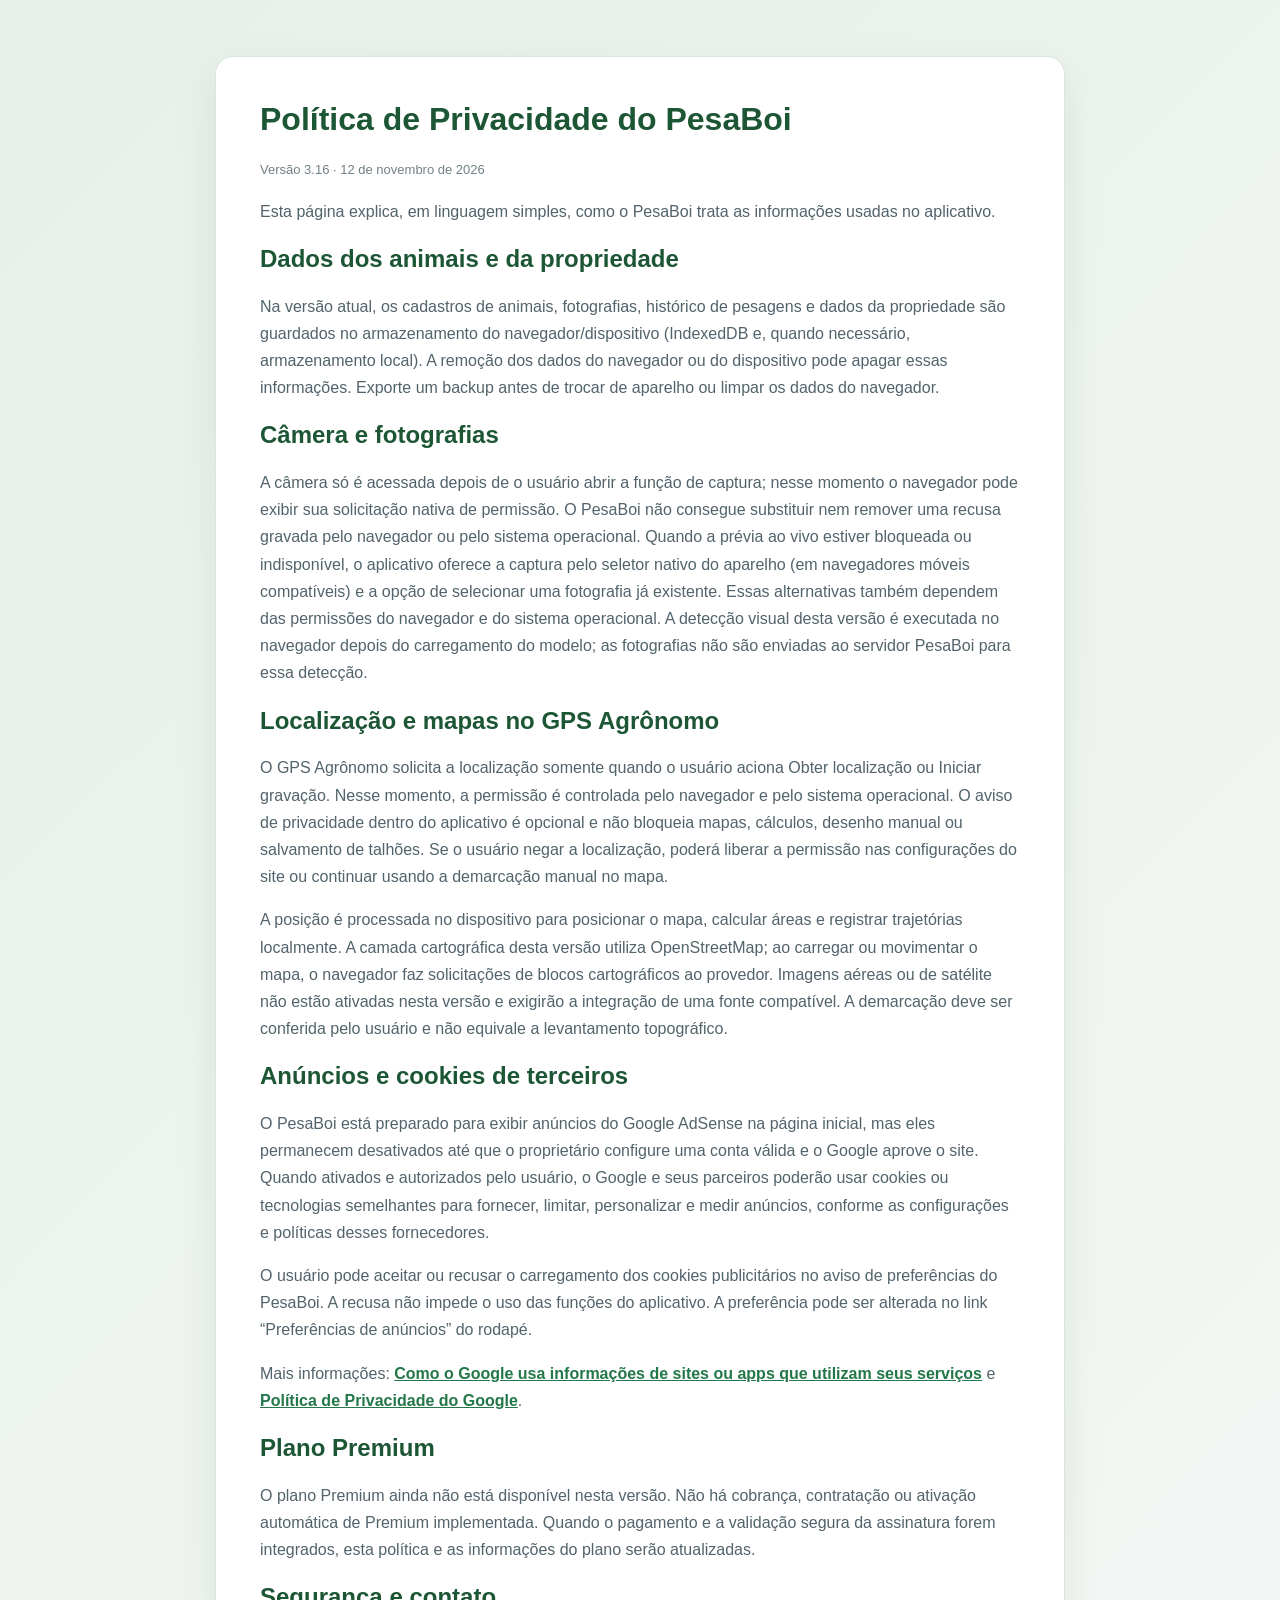
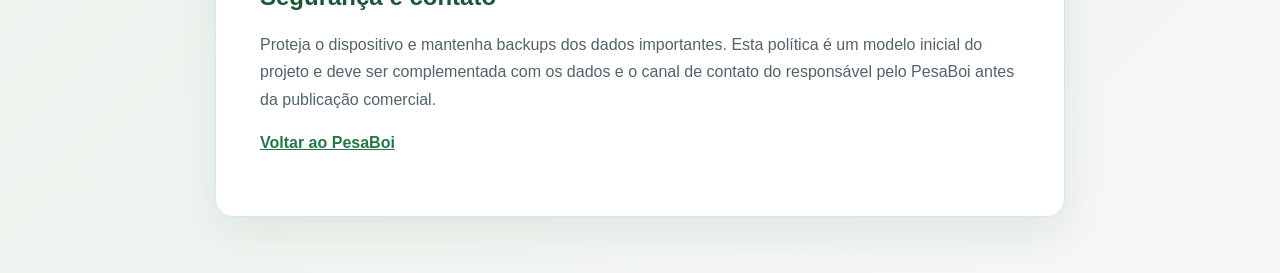
<file: privacidade.html>
<!doctype html>
<html lang="pt-BR">
<head>
  <meta charset="utf-8">
  <meta name="viewport" content="width=device-width, initial-scale=1">
  <meta name="theme-color" content="#20394a">
  <title>Política de Privacidade | PesaBoi</title>
  <style>
    :root{font-family:Arial,sans-serif;color:#20323c;background:#eff4ef}*{box-sizing:border-box}body{margin:0;padding:24px;background:linear-gradient(135deg,#e7f0e8,#f5f7f5)}main{max-width:850px;margin:32px auto;padding:clamp(22px,5vw,44px);background:#fff;border:1px solid #d9e6dc;border-radius:18px;box-shadow:0 15px 40px #193a2415}h1,h2{color:#1d5635}h1{margin-top:0}p,li{line-height:1.7;color:#52636b}a{color:#237749;font-weight:700}.date{font-size:13px;color:#718087}
  </style>
</head>
<body><main>
  <h1>Política de Privacidade do PesaBoi</h1>
  <p class="date">Versão 3.16 · 12 de novembro de 2026</p>
  <p>Esta página explica, em linguagem simples, como o PesaBoi trata as informações usadas no aplicativo.</p>
  <h2>Dados dos animais e da propriedade</h2>
  <p>Na versão atual, os cadastros de animais, fotografias, histórico de pesagens e dados da propriedade são guardados no armazenamento do navegador/dispositivo (IndexedDB e, quando necessário, armazenamento local). A remoção dos dados do navegador ou do dispositivo pode apagar essas informações. Exporte um backup antes de trocar de aparelho ou limpar os dados do navegador.</p>
  <h2>Câmera e fotografias</h2>
  <p>A câmera só é acessada depois de o usuário abrir a função de captura; nesse momento o navegador pode exibir sua solicitação nativa de permissão. O PesaBoi não consegue substituir nem remover uma recusa gravada pelo navegador ou pelo sistema operacional. Quando a prévia ao vivo estiver bloqueada ou indisponível, o aplicativo oferece a captura pelo seletor nativo do aparelho (em navegadores móveis compatíveis) e a opção de selecionar uma fotografia já existente. Essas alternativas também dependem das permissões do navegador e do sistema operacional. A detecção visual desta versão é executada no navegador depois do carregamento do modelo; as fotografias não são enviadas ao servidor PesaBoi para essa detecção.</p>
  <h2>Localização e mapas no GPS Agrônomo</h2>
  <p>O GPS Agrônomo solicita a localização somente quando o usuário aciona Obter localização ou Iniciar gravação. Nesse momento, a permissão é controlada pelo navegador e pelo sistema operacional. O aviso de privacidade dentro do aplicativo é opcional e não bloqueia mapas, cálculos, desenho manual ou salvamento de talhões. Se o usuário negar a localização, poderá liberar a permissão nas configurações do site ou continuar usando a demarcação manual no mapa.</p>
  <p>A posição é processada no dispositivo para posicionar o mapa, calcular áreas e registrar trajetórias localmente. A camada cartográfica desta versão utiliza OpenStreetMap; ao carregar ou movimentar o mapa, o navegador faz solicitações de blocos cartográficos ao provedor. Imagens aéreas ou de satélite não estão ativadas nesta versão e exigirão a integração de uma fonte compatível. A demarcação deve ser conferida pelo usuário e não equivale a levantamento topográfico.</p>
  <h2>Anúncios e cookies de terceiros</h2>
  <p>O PesaBoi está preparado para exibir anúncios do Google AdSense na página inicial, mas eles permanecem desativados até que o proprietário configure uma conta válida e o Google aprove o site. Quando ativados e autorizados pelo usuário, o Google e seus parceiros poderão usar cookies ou tecnologias semelhantes para fornecer, limitar, personalizar e medir anúncios, conforme as configurações e políticas desses fornecedores.</p>
  <p>O usuário pode aceitar ou recusar o carregamento dos cookies publicitários no aviso de preferências do PesaBoi. A recusa não impede o uso das funções do aplicativo. A preferência pode ser alterada no link “Preferências de anúncios” do rodapé.</p>
  <p>Mais informações: <a href="https://policies.google.com/technologies/ads" target="_blank" rel="noopener">Como o Google usa informações de sites ou apps que utilizam seus serviços</a> e <a href="https://policies.google.com/privacy" target="_blank" rel="noopener">Política de Privacidade do Google</a>.</p>
  <h2>Plano Premium</h2>
  <p>O plano Premium ainda não está disponível nesta versão. Não há cobrança, contratação ou ativação automática de Premium implementada. Quando o pagamento e a validação segura da assinatura forem integrados, esta política e as informações do plano serão atualizadas.</p>
  <h2>Segurança e contato</h2>
  <p>Proteja o dispositivo e mantenha backups dos dados importantes. Esta política é um modelo inicial do projeto e deve ser complementada com os dados e o canal de contato do responsável pelo PesaBoi antes da publicação comercial.</p>
  <p><a href="./">Voltar ao PesaBoi</a></p>
</main></body></html>
</file>
